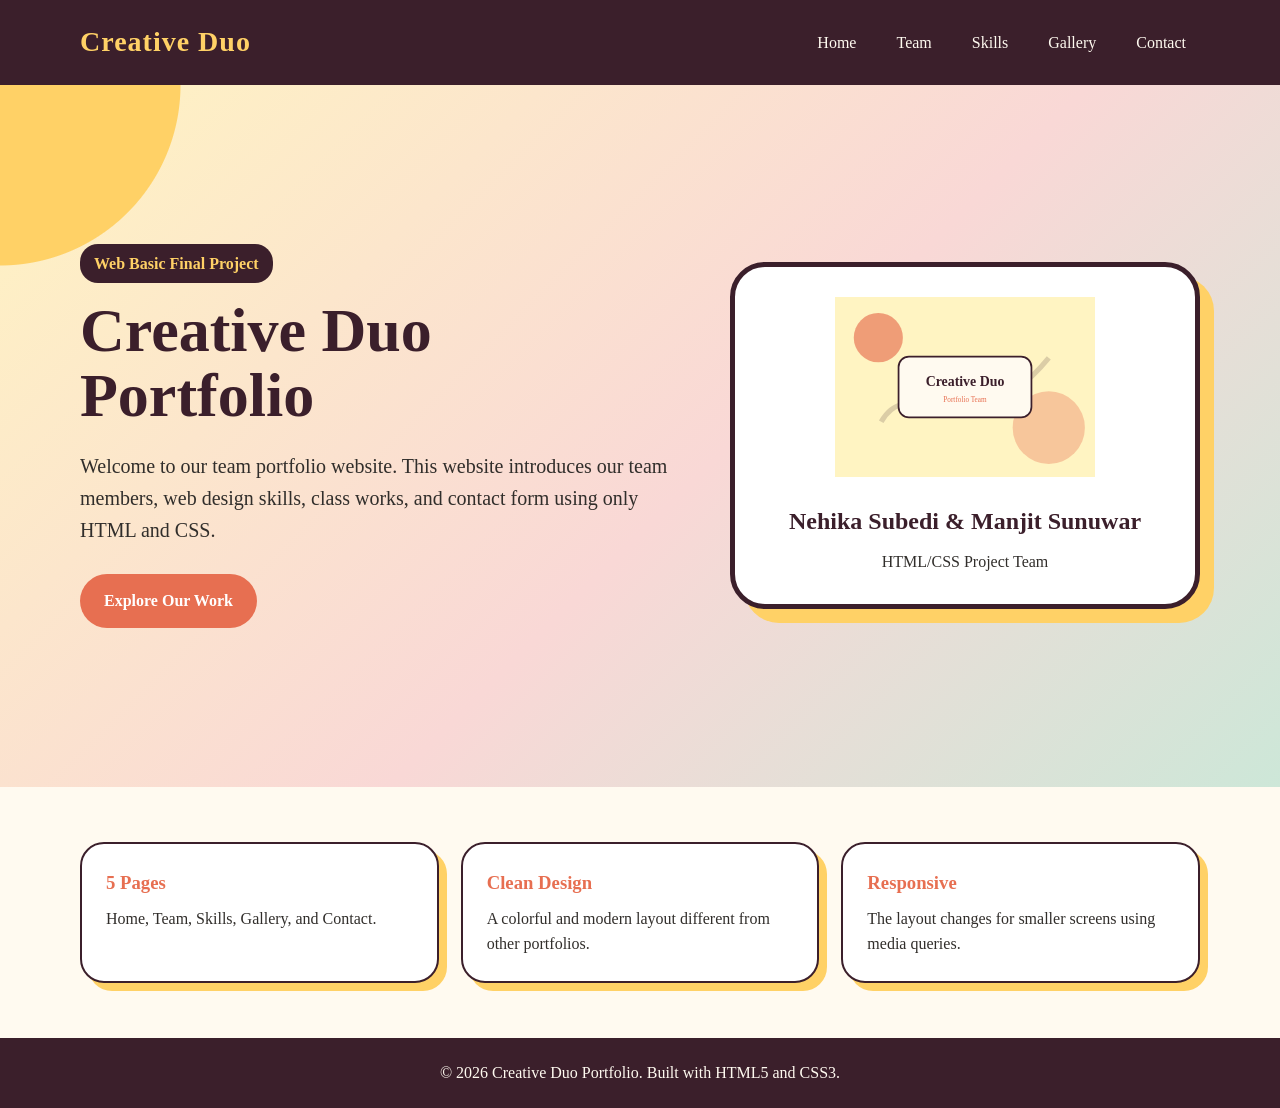
<file: index.html>
<!DOCTYPE html>
<html lang="en">
<head>
    <meta charset="UTF-8">
    <meta name="viewport" content="width=device-width, initial-scale=1.0">
    <title>Home | Creative Duo Portfolio</title>
    <link rel="stylesheet" href="style.css">
</head>
<body>

<header class="topbar">
    <div class="wrapper nav-flex">
        <a class="brand" href="index.html">Creative Duo</a>

        <nav class="menu">
            <a href="index.html">Home</a>
            <a href="about.html">Team</a>
            <a href="skills.html">Skills</a>
            <a href="gallery.html">Gallery</a>
            <a href="contact.html">Contact</a>
        </nav>
    </div>
</header>


<main>
    <section class="hero">
        <div class="wrapper hero-layout">
            <div class="hero-copy">
                <span class="tag">Web Basic Final Project</span>
                <h1>Creative Duo Portfolio</h1>
                <p>
                    Welcome to our team portfolio website. This website introduces our team members,
                    web design skills, class works, and contact form using only HTML and CSS.
                </p>
                <a class="main-btn" href="gallery.html">Explore Our Work</a>
            </div>

            <div class="circle-card">
                <img src="team-illustration.svg" alt="Team illustration">
                <h2>Nehika Subedi & Manjit Sunuwar</h2>
                <p>HTML/CSS Project Team</p>
            </div>
        </div>
    </section>

    <section class="wrapper highlight-strip">
        <article>
            <h3>5 Pages</h3>
            <p>Home, Team, Skills, Gallery, and Contact.</p>
        </article>
        <article>
            <h3>Clean Design</h3>
            <p>A colorful and modern layout different from other portfolios.</p>
        </article>
        <article>
            <h3>Responsive</h3>
            <p>The layout changes for smaller screens using media queries.</p>
        </article>
    </section>
</main>


<footer class="footer">
    <p>&copy; 2026 Creative Duo Portfolio. Built with HTML5 and CSS3.</p>
</footer>

</body>
</html>
</file>
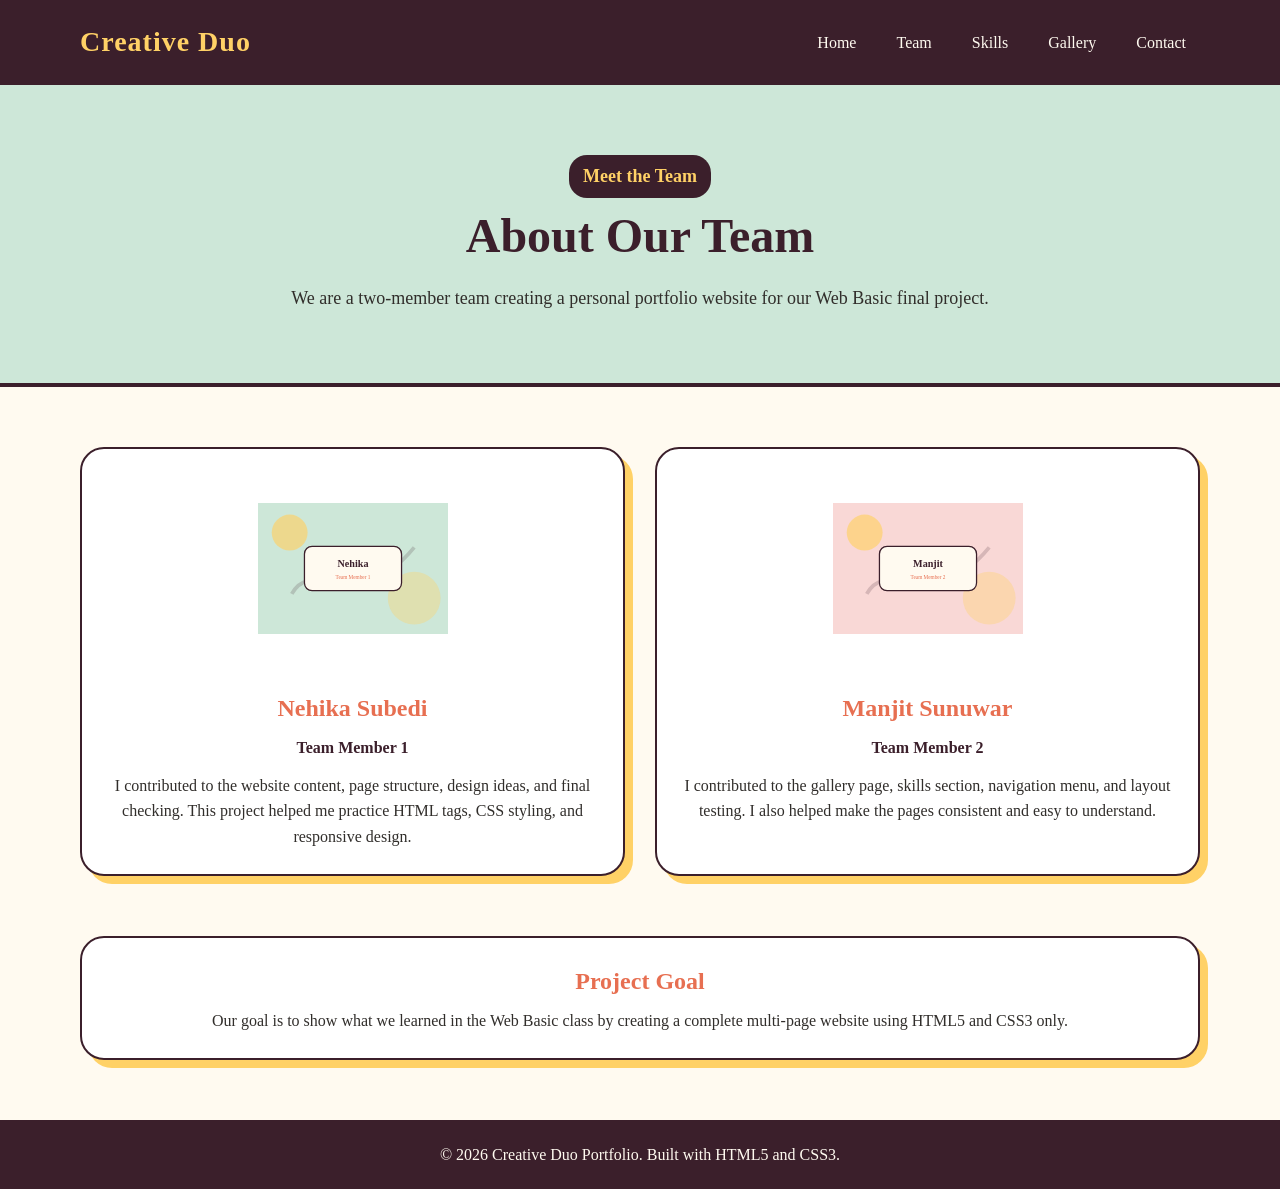
<file: about.html>
<!DOCTYPE html>
<html lang="en">
<head>
    <meta charset="UTF-8">
    <meta name="viewport" content="width=device-width, initial-scale=1.0">
    <title>About Our Team | Creative Duo Portfolio</title>
    <link rel="stylesheet" href="style.css">
</head>
<body>

<header class="topbar">
    <div class="wrapper nav-flex">
        <a class="brand" href="index.html">Creative Duo</a>

        <nav class="menu">
            <a href="index.html">Home</a>
            <a href="about.html">Team</a>
            <a href="skills.html">Skills</a>
            <a href="gallery.html">Gallery</a>
            <a href="contact.html">Contact</a>
        </nav>
    </div>
</header>


<main>
    <section class="sub-hero">
        <div class="wrapper">
            <p class="tag">Meet the Team</p>
            <h1>About Our Team</h1>
            <p>We are a two-member team creating a personal portfolio website for our Web Basic final project.</p>
        </div>
    </section>

    <section class="wrapper team-grid">
        <article class="person-card">
            <img src="nehika.svg" alt="Nehika Subedi profile illustration">
            <h2>Nehika Subedi</h2>
            <p class="member-role">Team Member 1</p>
            <p>
                I contributed to the website content, page structure, design ideas, and final checking.
                This project helped me practice HTML tags, CSS styling, and responsive design.
            </p>
        </article>

        <article class="person-card">
            <img src="friend.svg" alt="Second team member profile illustration">
            <h2>Manjit Sunuwar</h2>
            <p class="member-role">Team Member 2</p>
            <p>
                I contributed to the gallery page, skills section, navigation menu, and layout testing.
                I also helped make the pages consistent and easy to understand.
            </p>
        </article>
    </section>

    <section class="wrapper goal-box">
        <h2>Project Goal</h2>
        <p>
            Our goal is to show what we learned in the Web Basic class by creating a complete multi-page
            website using HTML5 and CSS3 only.
        </p>
    </section>
</main>


<footer class="footer">
    <p>&copy; 2026 Creative Duo Portfolio. Built with HTML5 and CSS3.</p>
</footer>

</body>
</html>
</file>
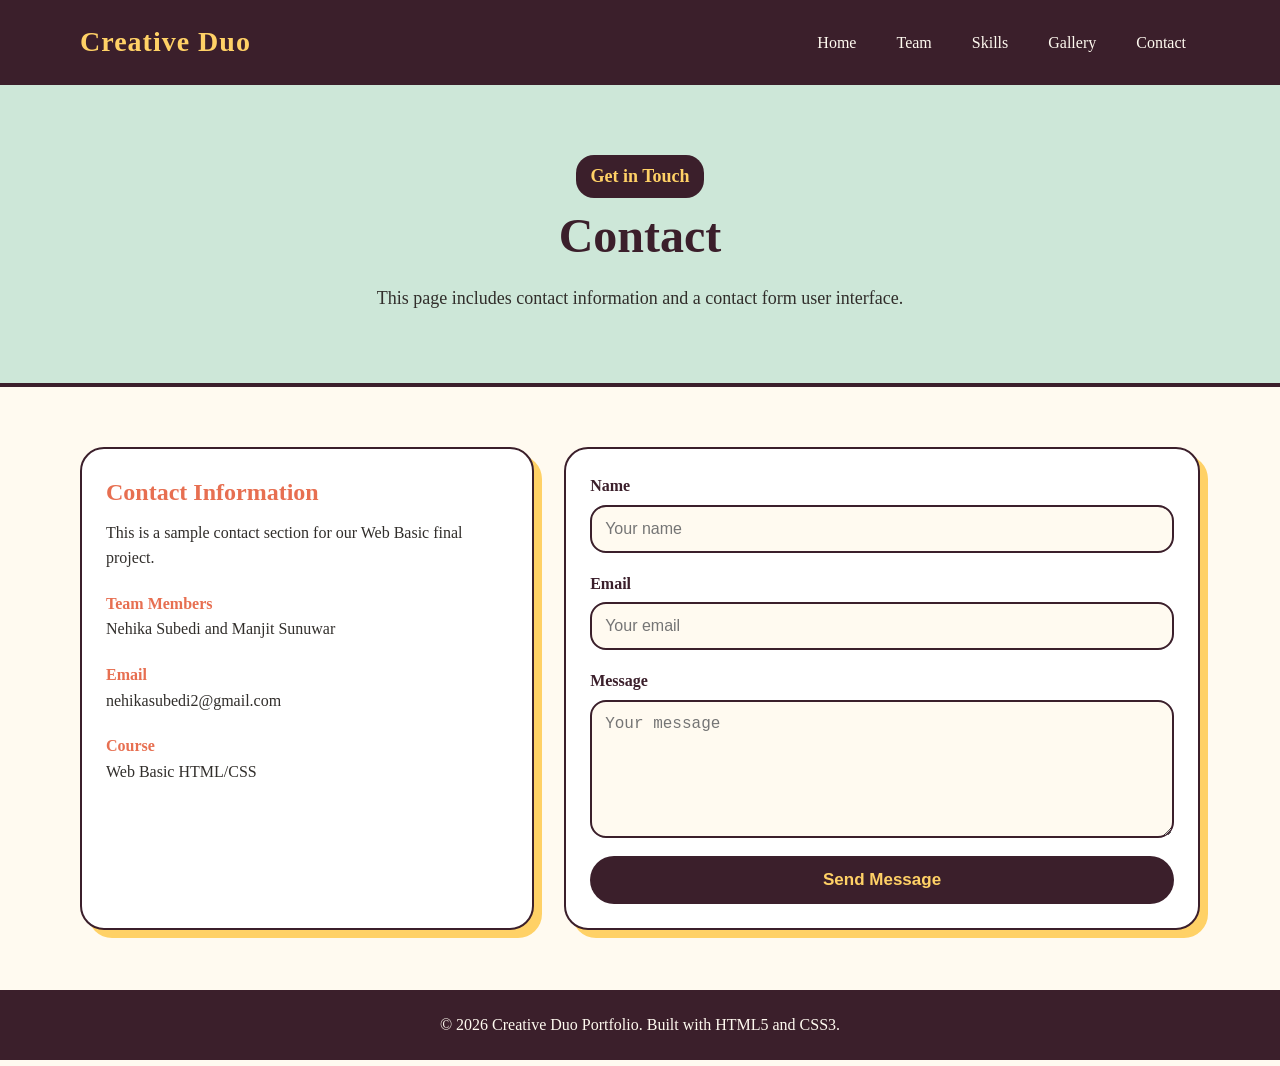
<file: contact.html>
<!DOCTYPE html>
<html lang="en">
<head>
    <meta charset="UTF-8">
    <meta name="viewport" content="width=device-width, initial-scale=1.0">
    <title>Contact | Creative Duo Portfolio</title>
    <link rel="stylesheet" href="style.css">
</head>
<body>

<header class="topbar">
    <div class="wrapper nav-flex">
        <a class="brand" href="index.html">Creative Duo</a>

        <nav class="menu">
            <a href="index.html">Home</a>
            <a href="about.html">Team</a>
            <a href="skills.html">Skills</a>
            <a href="gallery.html">Gallery</a>
            <a href="contact.html">Contact</a>
        </nav>
    </div>
</header>


<main>
    <section class="sub-hero">
        <div class="wrapper">
            <p class="tag">Get in Touch</p>
            <h1>Contact</h1>
            <p>This page includes contact information and a contact form user interface.</p>
        </div>
    </section>

    <section class="wrapper contact-panel">
        <div class="contact-card">
            <h2>Contact Information</h2>
            <p>This is a sample contact section for our Web Basic final project.</p>

            <div class="contact-line">
                <strong>Team Members</strong>
                <span>Nehika Subedi and Manjit Sunuwar</span>
            </div>

            <div class="contact-line">
                <strong>Email</strong>
                <span>nehikasubedi2@gmail.com</span>
            </div>

            <div class="contact-line">
                <strong>Course</strong>
                <span>Web Basic HTML/CSS</span>
            </div>
        </div>

        <form class="form-box">
            <label for="name">Name</label>
            <input type="text" id="name" name="name" placeholder="Your name">

            <label for="email">Email</label>
            <input type="email" id="email" name="email" placeholder="Your email">

            <label for="message">Message</label>
            <textarea id="message" name="message" rows="6" placeholder="Your message"></textarea>

            <button type="submit">Send Message</button>
        </form>
    </section>
</main>


<footer class="footer">
    <p>&copy; 2026 Creative Duo Portfolio. Built with HTML5 and CSS3.</p>
</footer>

</body>
</html>
</file>
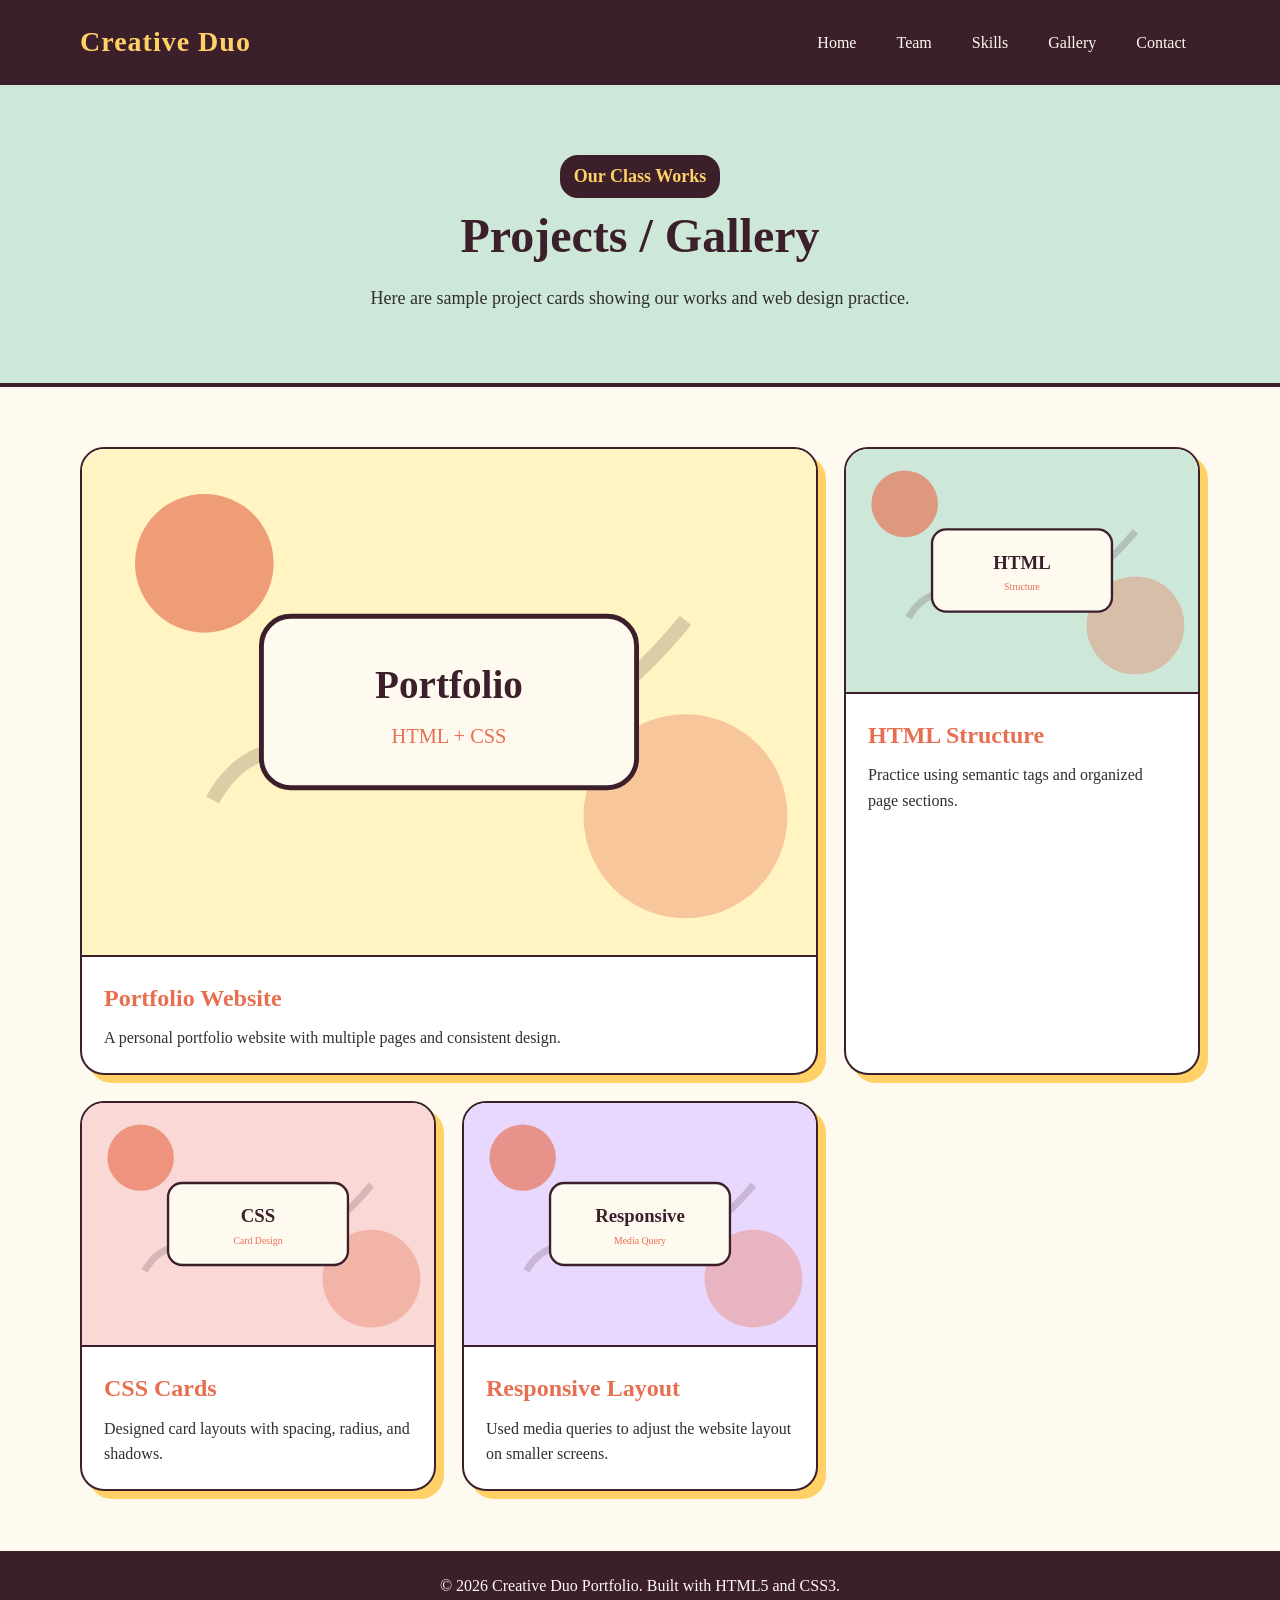
<file: gallery.html>
<!DOCTYPE html>
<html lang="en">
<head>
    <meta charset="UTF-8">
    <meta name="viewport" content="width=device-width, initial-scale=1.0">
    <title>Projects / Gallery | Creative Duo Portfolio</title>
    <link rel="stylesheet" href="style.css">
</head>
<body>

<header class="topbar">
    <div class="wrapper nav-flex">
        <a class="brand" href="index.html">Creative Duo</a>

        <nav class="menu">
            <a href="index.html">Home</a>
            <a href="about.html">Team</a>
            <a href="skills.html">Skills</a>
            <a href="gallery.html">Gallery</a>
            <a href="contact.html">Contact</a>
        </nav>
    </div>
</header>


<main>
    <section class="sub-hero">
        <div class="wrapper">
            <p class="tag">Our Class Works</p>
            <h1>Projects / Gallery</h1>
            <p>Here are sample project cards showing our works and web design practice.</p>
        </div>
    </section>

    <section class="wrapper gallery-grid">
        <article class="work-card big-card">
            <img src="work1.svg" alt="Portfolio project image">
            <div>
                <h2>Portfolio Website</h2>
                <p>A personal portfolio website with multiple pages and consistent design.</p>
            </div>
        </article>

        <article class="work-card">
            <img src="work2.svg" alt="HTML structure practice">
            <div>
                <h2>HTML Structure</h2>
                <p>Practice using semantic tags and organized page sections.</p>
            </div>
        </article>

        <article class="work-card">
            <img src="work3.svg" alt="CSS card design">
            <div>
                <h2>CSS Cards</h2>
                <p>Designed card layouts with spacing, radius, and shadows.</p>
            </div>
        </article>

        <article class="work-card">
            <img src="work4.svg" alt="Responsive layout">
            <div>
                <h2>Responsive Layout</h2>
                <p>Used media queries to adjust the website layout on smaller screens.</p>
            </div>
        </article>
    </section>
</main>


<footer class="footer">
    <p>&copy; 2026 Creative Duo Portfolio. Built with HTML5 and CSS3.</p>
</footer>

</body>
</html>
</file>
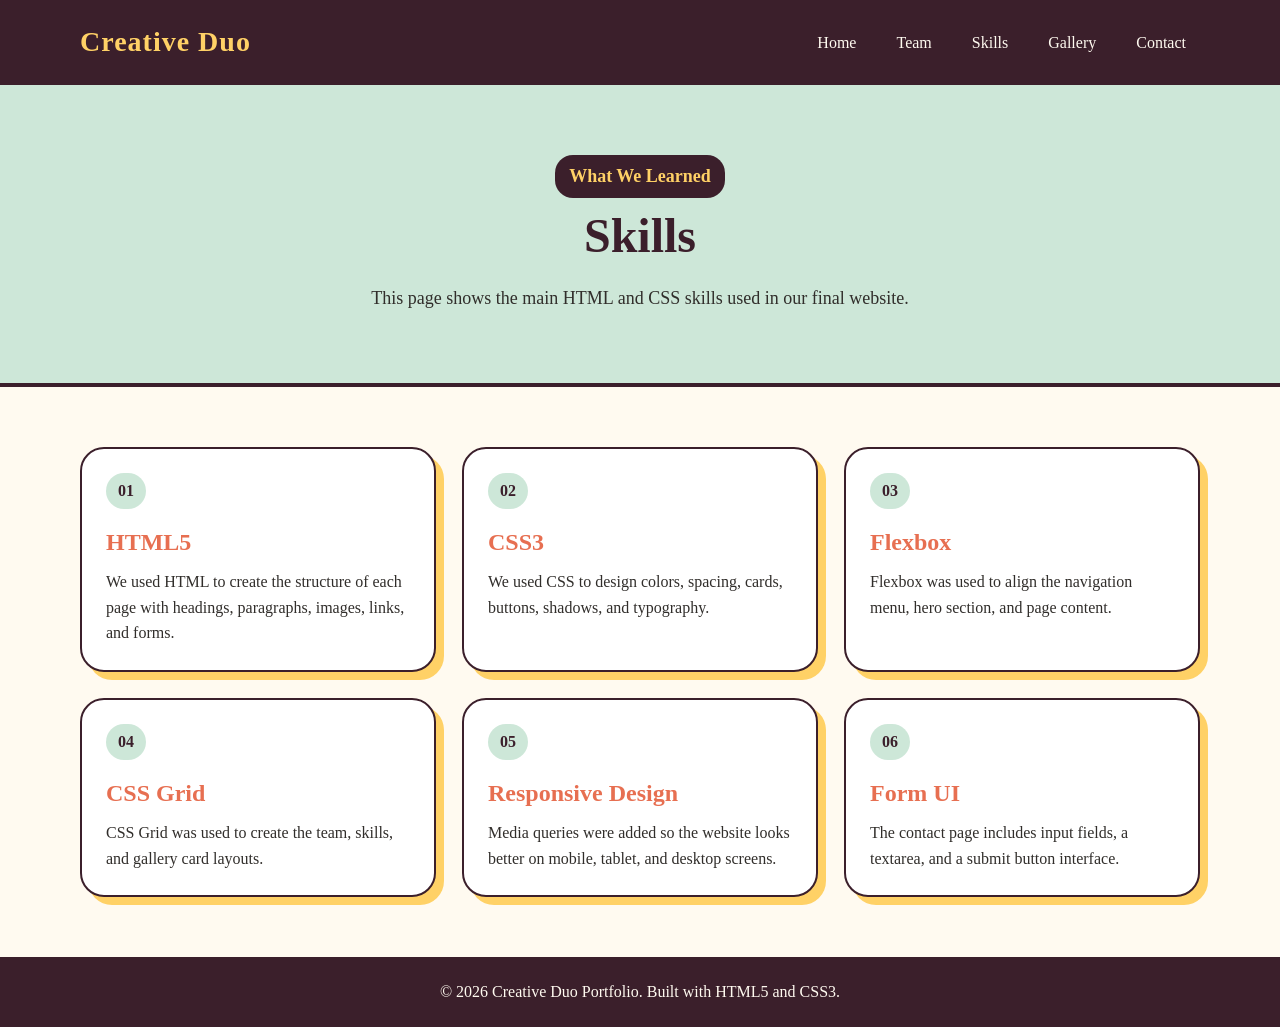
<file: skills.html>
<!DOCTYPE html>
<html lang="en">
<head>
    <meta charset="UTF-8">
    <meta name="viewport" content="width=device-width, initial-scale=1.0">
    <title>Skills | Creative Duo Portfolio</title>
    <link rel="stylesheet" href="style.css">
</head>
<body>

<header class="topbar">
    <div class="wrapper nav-flex">
        <a class="brand" href="index.html">Creative Duo</a>

        <nav class="menu">
            <a href="index.html">Home</a>
            <a href="about.html">Team</a>
            <a href="skills.html">Skills</a>
            <a href="gallery.html">Gallery</a>
            <a href="contact.html">Contact</a>
        </nav>
    </div>
</header>


<main>
    <section class="sub-hero">
        <div class="wrapper">
            <p class="tag">What We Learned</p>
            <h1>Skills</h1>
            <p>This page shows the main HTML and CSS skills used in our final website.</p>
        </div>
    </section>

    <section class="wrapper skill-board">
        <div class="skill-note">
            <span>01</span>
            <h2>HTML5</h2>
            <p>We used HTML to create the structure of each page with headings, paragraphs, images, links, and forms.</p>
        </div>

        <div class="skill-note">
            <span>02</span>
            <h2>CSS3</h2>
            <p>We used CSS to design colors, spacing, cards, buttons, shadows, and typography.</p>
        </div>

        <div class="skill-note">
            <span>03</span>
            <h2>Flexbox</h2>
            <p>Flexbox was used to align the navigation menu, hero section, and page content.</p>
        </div>

        <div class="skill-note">
            <span>04</span>
            <h2>CSS Grid</h2>
            <p>CSS Grid was used to create the team, skills, and gallery card layouts.</p>
        </div>

        <div class="skill-note">
            <span>05</span>
            <h2>Responsive Design</h2>
            <p>Media queries were added so the website looks better on mobile, tablet, and desktop screens.</p>
        </div>

        <div class="skill-note">
            <span>06</span>
            <h2>Form UI</h2>
            <p>The contact page includes input fields, a textarea, and a submit button interface.</p>
        </div>
    </section>
</main>


<footer class="footer">
    <p>&copy; 2026 Creative Duo Portfolio. Built with HTML5 and CSS3.</p>
</footer>

</body>
</html>
</file>
<file: style.css>
* {
    margin: 0;
    padding: 0;
    box-sizing: border-box;
}

body {
    font-family: Georgia, 'Times New Roman', serif;
    background-color: #fffaf0;
    color: #312e2b;
    line-height: 1.6;
}

.wrapper {
    width: 88%;
    max-width: 1120px;
    margin: 0 auto;
}

.topbar {
    background-color: #3b1f2b;
    padding: 20px 0;
}

.nav-flex {
    display: flex;
    align-items: center;
    justify-content: space-between;
    gap: 25px;
}

.brand {
    color: #ffd166;
    text-decoration: none;
    font-size: 28px;
    font-weight: bold;
    letter-spacing: 1px;
}

.menu {
    display: flex;
    gap: 12px;
    flex-wrap: wrap;
}

.menu a {
    color: #fffaf0;
    text-decoration: none;
    padding: 8px 14px;
    border-radius: 20px;
    transition: 0.3s;
}

.menu a:hover {
    background-color: #ffd166;
    color: #3b1f2b;
}

.hero {
    min-height: 78vh;
    display: flex;
    align-items: center;
    background:
        radial-gradient(circle at top left, #ffd166 0, #ffd166 180px, transparent 181px),
        linear-gradient(135deg, #fff4c2, #f9d8d6 55%, #cde7d8);
}

.hero-layout {
    display: flex;
    align-items: center;
    justify-content: space-between;
    gap: 50px;
}

.hero-copy {
    flex: 1.2;
}

.tag {
    display: inline-block;
    background-color: #3b1f2b;
    color: #ffd166;
    padding: 7px 14px;
    border-radius: 18px;
    font-weight: bold;
    margin-bottom: 15px;
}

.hero-copy h1 {
    font-size: 62px;
    line-height: 1.05;
    margin-bottom: 22px;
    color: #3b1f2b;
}

.hero-copy p {
    font-size: 20px;
    margin-bottom: 28px;
    max-width: 620px;
}

.main-btn {
    display: inline-block;
    background-color: #e76f51;
    color: white;
    padding: 14px 24px;
    border-radius: 30px;
    text-decoration: none;
    font-weight: bold;
}

.circle-card {
    flex: 0.8;
    background-color: white;
    border: 5px solid #3b1f2b;
    border-radius: 35px;
    padding: 30px;
    text-align: center;
    box-shadow: 14px 14px 0 #ffd166;
}

.circle-card img {
    width: 100%;
    max-width: 260px;
    margin-bottom: 18px;
}

.circle-card h2 {
    color: #3b1f2b;
    margin-bottom: 8px;
}

.highlight-strip {
    display: grid;
    grid-template-columns: repeat(3, 1fr);
    gap: 22px;
    padding: 55px 0;
}

.highlight-strip article,
.person-card,
.goal-box,
.skill-note,
.work-card,
.contact-card,
.form-box {
    background-color: white;
    border: 2px solid #3b1f2b;
    border-radius: 24px;
    padding: 24px;
    box-shadow: 8px 8px 0 #ffd166;
}

.highlight-strip h3,
.person-card h2,
.goal-box h2,
.skill-note h2,
.work-card h2,
.contact-card h2 {
    color: #e76f51;
    margin-bottom: 8px;
}

.sub-hero {
    background-color: #cde7d8;
    padding: 70px 0;
    text-align: center;
    border-bottom: 4px solid #3b1f2b;
}

.sub-hero h1 {
    font-size: 48px;
    color: #3b1f2b;
    margin-bottom: 10px;
}

.sub-hero p {
    max-width: 760px;
    margin: 0 auto;
    font-size: 18px;
}

.team-grid {
    padding: 60px 0;
    display: grid;
    grid-template-columns: repeat(2, 1fr);
    gap: 30px;
}

.person-card {
    text-align: center;
}

.person-card img {
    width: 190px;
    height: 190px;
    object-fit: contain;
    margin-bottom: 18px;
}

.member-role {
    color: #3b1f2b;
    font-weight: bold;
    margin-bottom: 12px;
}

.goal-box {
    margin-bottom: 60px;
    text-align: center;
}

.skill-board {
    padding: 60px 0;
    display: grid;
    grid-template-columns: repeat(3, 1fr);
    gap: 26px;
}

.skill-note span {
    display: inline-block;
    background-color: #cde7d8;
    color: #3b1f2b;
    padding: 5px 12px;
    border-radius: 50px;
    font-weight: bold;
    margin-bottom: 14px;
}

.gallery-grid {
    padding: 60px 0;
    display: grid;
    grid-template-columns: repeat(3, 1fr);
    gap: 26px;
}

.work-card {
    overflow: hidden;
    padding: 0;
}

.work-card img {
    width: 100%;
    display: block;
    border-bottom: 2px solid #3b1f2b;
}

.work-card div {
    padding: 22px;
}

.big-card {
    grid-column: span 2;
}

.contact-panel {
    padding: 60px 0;
    display: grid;
    grid-template-columns: 1fr 1.4fr;
    gap: 30px;
}

.contact-line {
    margin-top: 20px;
}

.contact-line strong {
    display: block;
    color: #e76f51;
}

.form-box {
    display: flex;
    flex-direction: column;
}

.form-box label {
    font-weight: bold;
    margin-bottom: 6px;
    color: #3b1f2b;
}

.form-box input,
.form-box textarea {
    border: 2px solid #3b1f2b;
    border-radius: 16px;
    padding: 13px;
    margin-bottom: 18px;
    font-size: 16px;
    background-color: #fffaf0;
}

.form-box button {
    background-color: #3b1f2b;
    color: #ffd166;
    border: none;
    padding: 14px;
    border-radius: 25px;
    font-size: 17px;
    font-weight: bold;
    cursor: pointer;
}

.footer {
    background-color: #3b1f2b;
    color: #fffaf0;
    text-align: center;
    padding: 22px;
}

@media (max-width: 800px) {
    .nav-flex {
        flex-direction: column;
        align-items: flex-start;
    }

    .menu {
        flex-direction: column;
        width: 100%;
    }

    .hero-layout {
        flex-direction: column;
        text-align: center;
    }

    .hero-copy h1 {
        font-size: 42px;
    }

    .highlight-strip,
    .team-grid,
    .skill-board,
    .gallery-grid,
    .contact-panel {
        grid-template-columns: 1fr;
    }

    .big-card {
        grid-column: span 1;
    }
}
</file>
